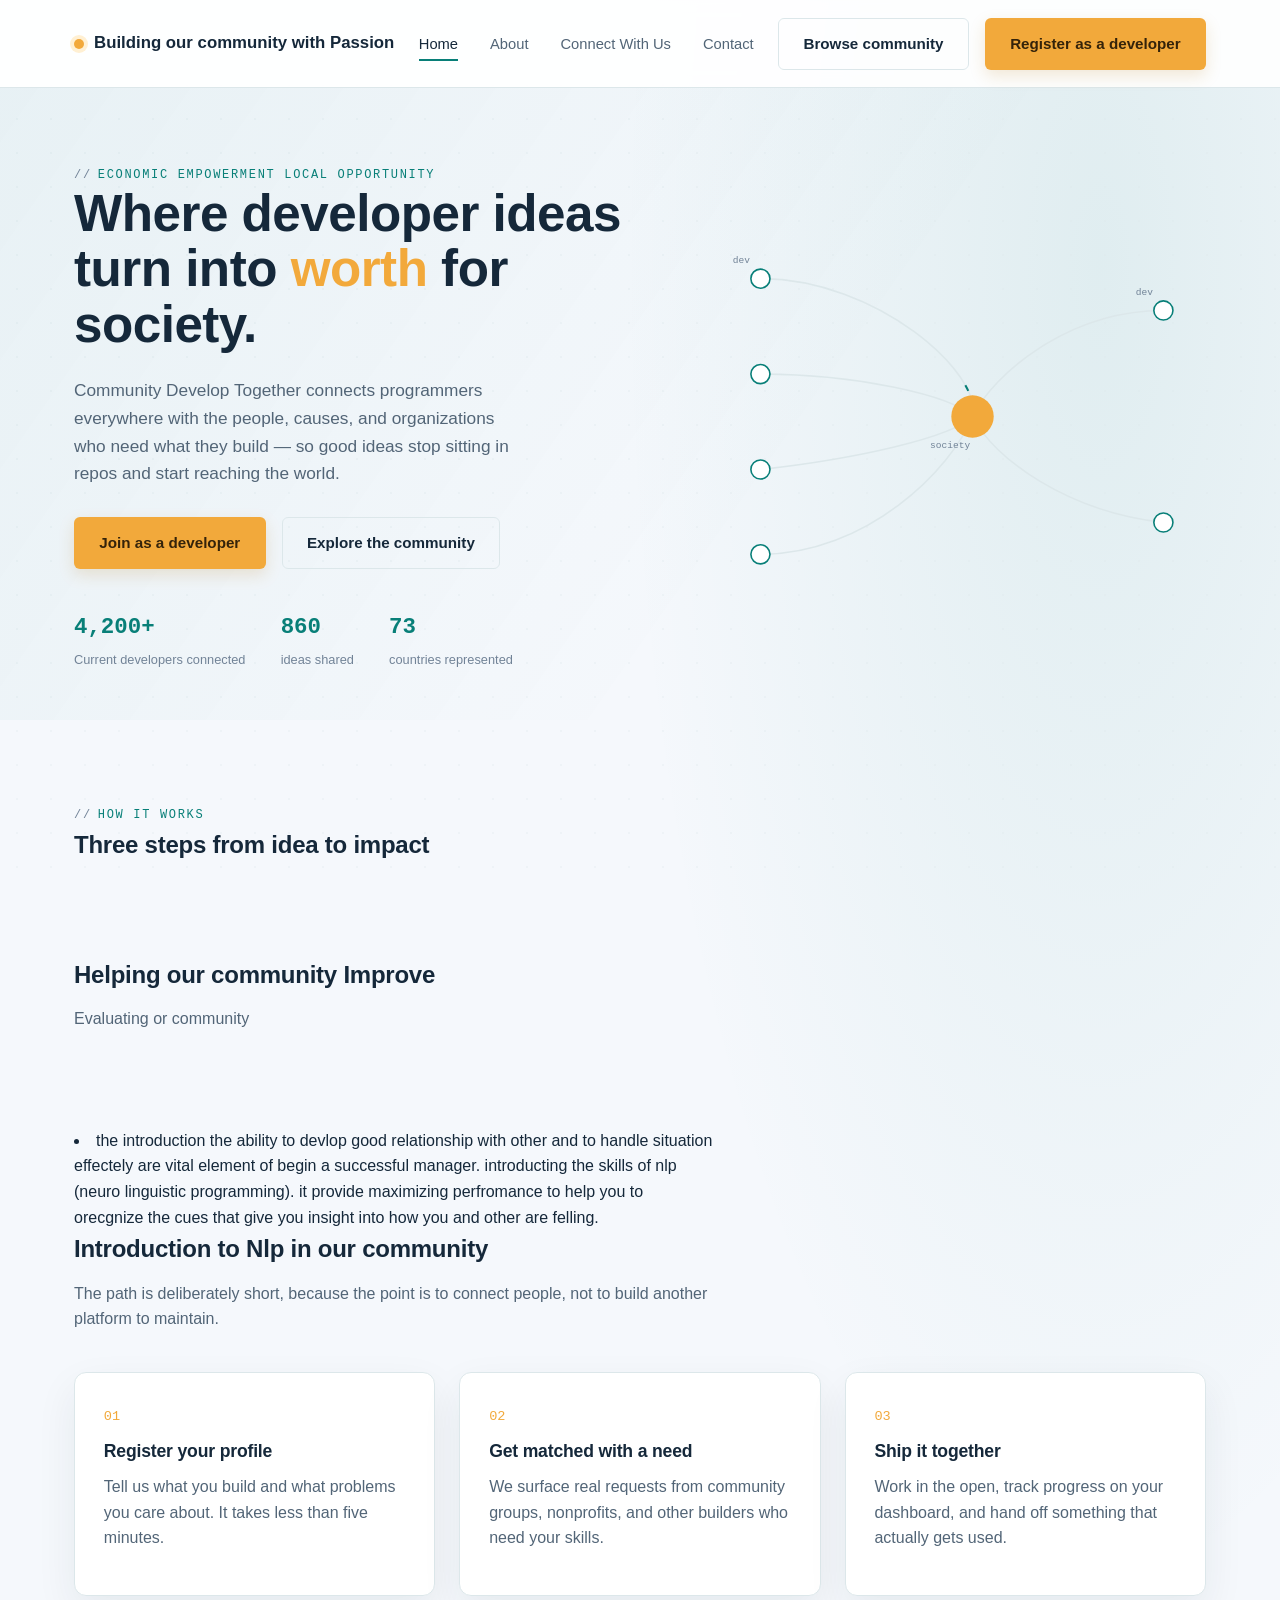
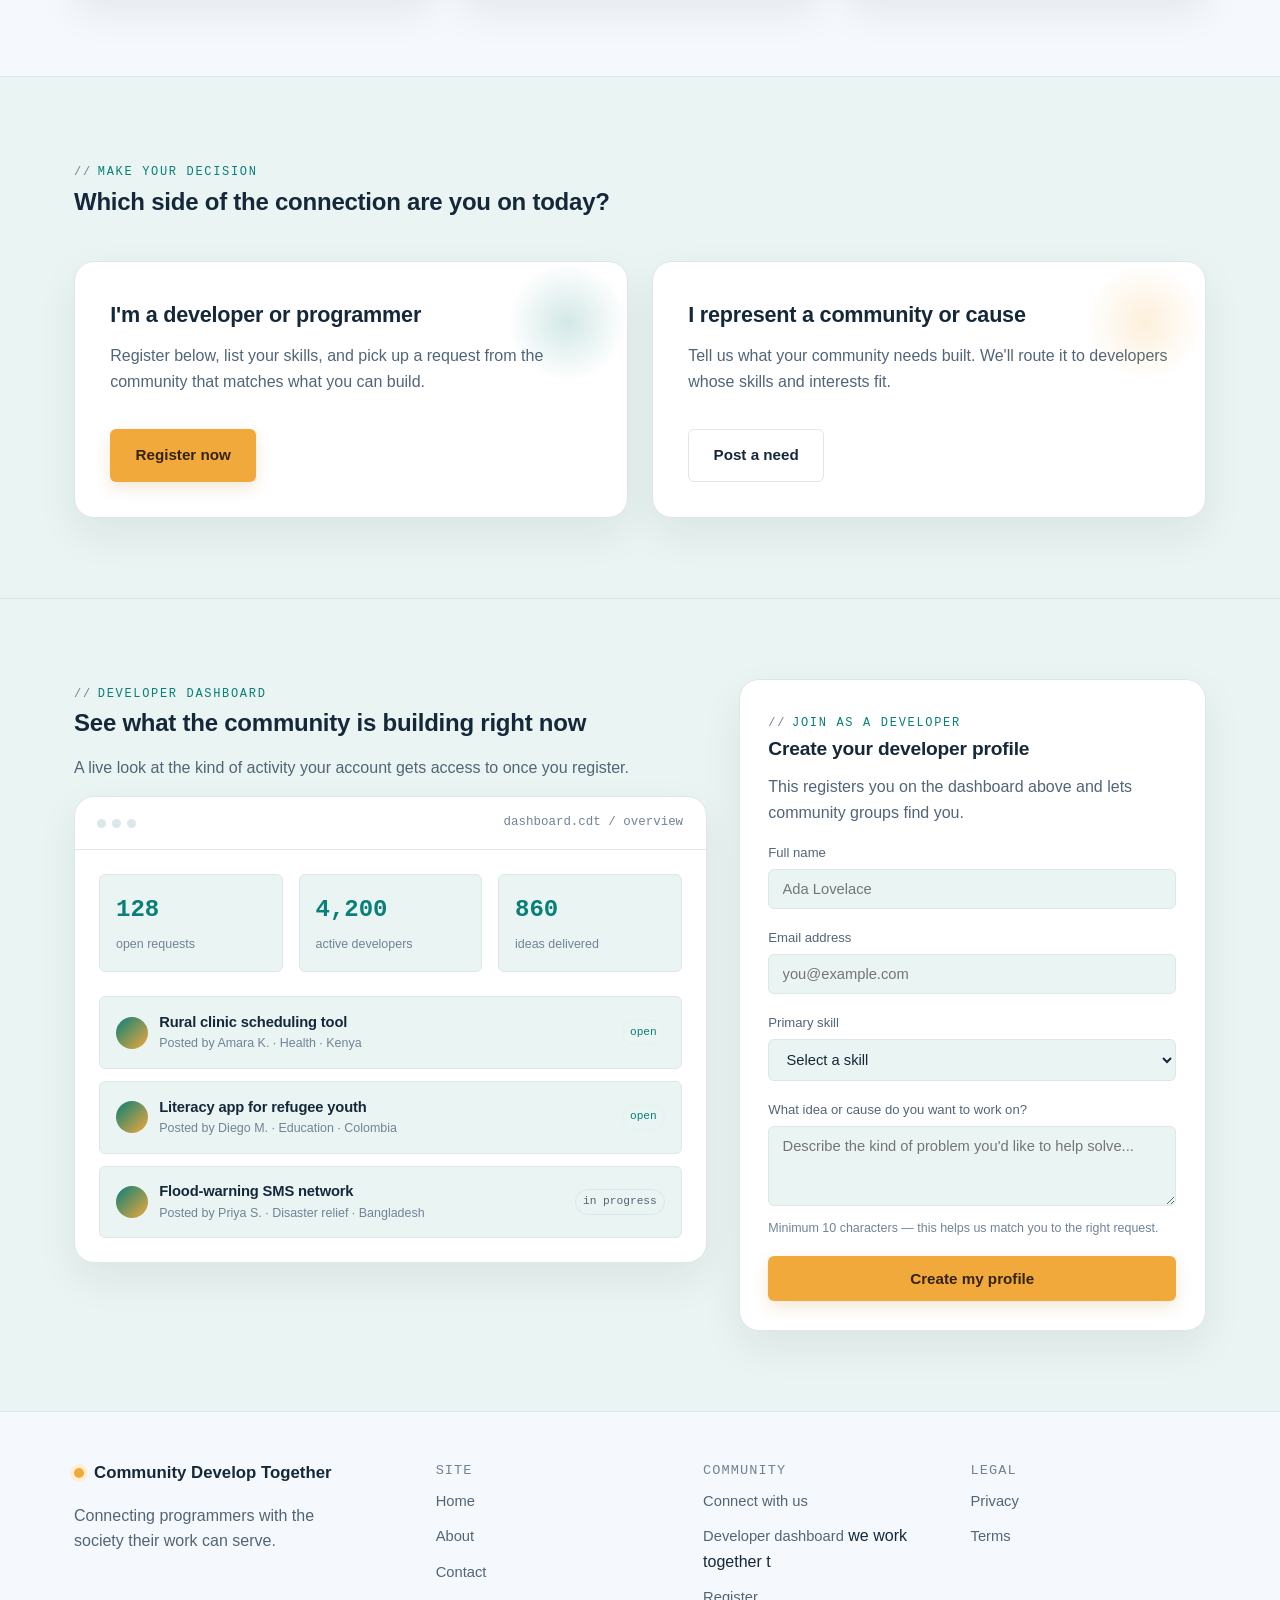
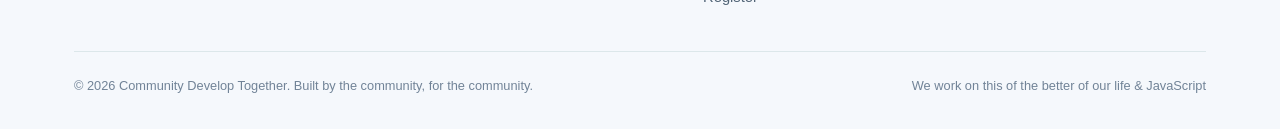
<file: main.html/index.html>
<!DOCTYPE html>
<html lang="en">
<head>
<meta charset="UTF-8">
<meta name="viewport" content="width=device-width, initial-scale=1.0">
<title>Community Develop Together — Connecting Developers Within Society</title>
<meta name="description" content="A global community connecting developers and programmers with the society their ideas can serve.">
<link rel="stylesheet" href="main.css/style.css">
</head>
<body>

<header class="site-header">
  <nav class="nav" aria-label="Main navigation">
    <a href="index.html" class="brand"><span class="dot"></span> Building our community with Passion</a>
    <ul class="nav-links">
      <li><a href="index.html">Home</a></li>
      <li><a href="about.html">About</a></li>
      <li><a href="connect.html">Connect With Us</a></li>
      <li><a href="contact.html">Contact</a></li>
    </ul>
    <div class="nav-cta">
      <a href="connect.html" class="btn btn-ghost">Browse community</a>
      <a href="#dev-hub" class="btn btn-primary">Register as a developer</a>
    </div>
    <button class="nav-toggle" aria-label="Toggle menu" aria-expanded="false">☰</button>
  </nav>
</header>

<main>

  <!-- ============ HERO ============ -->
  <section class="hero">
    <div class="wrap hero-grid">
      <div>
        <span class="eyebrow"> Economic empowerment local opportunity</span>
        <h1>Where developer ideas turn into <span>worth</span> for society.</h1>
        <p class="lead">Community Develop Together connects programmers everywhere with the people, causes, and organizations who need what they build — so good ideas stop sitting in repos and start reaching the world.</p>
        <div class="hero-actions">
          <a href="#dev-hub" class="btn btn-primary">Join as a developer</a>
          <a href="connect.html" class="btn btn-ghost">Explore the community</a>
        </div>
        <div class="hero-stats">
          <div><strong>4,200+</strong><span>Current developers connected</span></div>
          <div><strong>860</strong><span>ideas shared</span></div>
          <div><strong>73</strong><span>countries represented</span></div>
        </div>
      </div>

      <svg class="network" viewBox="0 0 460 380" role="img" aria-label="Diagram of developer nodes connecting to a central community node">
        <path class="link" d="M40,60 C150,60 250,150 240,190"/>
        <path class="link" d="M40,150 C130,150 220,170 240,190"/>
        <path class="link" d="M40,240 C130,230 220,210 240,190"/>
        <path class="link" d="M40,320 C140,320 220,240 240,190"/>
        <path class="link" d="M420,90 C330,90 260,150 240,190"/>
        <path class="link" d="M420,290 C330,280 260,230 240,190"/>

        <path class="pulse" d="M40,60 C150,60 250,150 240,190"/>
        <path class="pulse" d="M40,240 C130,230 220,210 240,190" style="animation-delay:-1s"/>
        <path class="pulse" d="M420,290 C330,280 260,230 240,190" style="animation-delay:-2s"/>

        <circle class="node dev" cx="40" cy="60" r="9"/>
        <circle class="node dev" cx="40" cy="150" r="9"/>
        <circle class="node dev" cx="40" cy="240" r="9"/>
        <circle class="node dev" cx="40" cy="320" r="9"/>
        <circle class="node dev" cx="420" cy="90" r="9"/>
        <circle class="node dev" cx="420" cy="290" r="9"/>
        <circle class="node core" cx="240" cy="190" r="20"/>
        <text class="label" x="200" y="220">society</text>
        <text class="label" x="14" y="45">dev</text>
        <text class="label" x="394" y="75">dev</text>
      </svg>
    </div>
  </section>

  <!-- ============ HOW IT WORKS ============ -->
  <section class="how">
    <div class="wrap">
      <div class="section-head">
        <span class="eyebrow">HOW IT WORKS</span>
        <h2>Three steps from idea to impact</h2>
                
         <section class="my -section">
          <h2> Helping our community Improve</h2>
          <P>Evaluating or community</P>
         </section>
         <li> the introduction 
            the ability to devlop good relationship with other  and to handle situation effectely are vital element  of begin  a successful manager. introducting  the skills of nlp (neuro linguistic programming).
             it provide maximizing perfromance to help you  to orecgnize the  cues  that  give you insight into how you and other  are felling.
                                 <h1>Introduction to Nlp in our  community</h1> 
         </li>
        <p>The path is deliberately short, because the point is to connect people, not to build another platform to maintain.</p>
      </div>
      <div class="steps">
        <div class="step">
          <span class="num">01</span>
          <h3>Register your profile</h3>
          <p>Tell us what you build and what problems you care about. It takes less than five minutes.</p>
        </div>
        <div class="step">
          <span class="num">02</span>
          <h3>Get matched with a need</h3>
          <p>We surface real requests from community groups, nonprofits, and other builders who need your skills.</p>
        </div>
        <div class="step">
          <span class="num">03</span>
          <h3>Ship it together</h3>
          <p>Work in the open, track progress on your dashboard, and hand off something that actually gets used.</p>
        </div>
      </div>
    </div>
  </section>





  <!-- ============ DECISION FORK ============ -->
  <section class="fork">
    <div class="wrap">
      <div class="section-head">
        <span class="eyebrow">MAKE YOUR DECISION</span>
        <h2>Which side of the connection are you on today?</h2>
      </div>
      <div class="fork-grid">
        <div class="fork-card">
          <h3>I'm a developer or programmer</h3>
          <p>Register below, list your skills, and pick up a request from the community that matches what you can build.</p>
          <a href="#dev-hub" class="btn btn-primary">Register now</a>
        </div>
        <div class="fork-card gold">
          <h3>I represent a community or cause</h3>
          <p>Tell us what your community needs built. We'll route it to developers whose skills and interests fit.</p>
          <a href="connect.html" class="btn btn-ghost">Post a need</a>
        </div>
      </div>
    </div>
  </section>

  <!-- ============ DEVELOPER DASHBOARD + REGISTRATION ============ -->
  <section class="dev-hub" id="dev-hub">
    <div class="wrap dev-hub-grid">

      <div>
        <span class="eyebrow">DEVELOPER DASHBOARD</span>
        <h2>See what the community is building right now</h2>
        <p>A live look at the kind of activity your account gets access to once you register.</p>

        <div class="dashboard">
          <div class="dashboard-bar">
            <div class="dots"><span></span><span></span><span></span></div>
            <span class="title">dashboard.cdt / overview</span>
          </div>
          <div class="dashboard-body">
            <div class="metric-row">
              <div class="metric"><strong data-count="128">0</strong><span>open requests</span></div>
              <div class="metric"><strong data-count="4200">0</strong><span>active developers</span></div>
              <div class="metric"><strong data-count="860">0</strong><span>ideas delivered</span></div>
            </div>
            <div class="project-list">
              <div class="project-row">
                <div class="who"><div class="avatar"></div>
                  <div><h4>Rural clinic scheduling tool</h4><p>Posted by Amara K. · Health · Kenya</p></div>
                </div>
                <span class="tag open">open</span>
              </div>
              <div class="project-row">
                <div class="who"><div class="avatar"></div>
                  <div><h4>Literacy app for refugee youth</h4><p>Posted by Diego M. · Education · Colombia</p></div>
                </div>
                <span class="tag open">open</span>
              </div>
              <div class="project-row">
                <div class="who"><div class="avatar"></div>
                  <div><h4>Flood-warning SMS network</h4><p>Posted by Priya S. · Disaster relief · Bangladesh</p></div>
                </div>
                <span class="tag">in progress</span>
              </div>
            </div>
          </div>
        </div>
      </div>

      <div class="reg-card">
        <span class="eyebrow">JOIN AS A DEVELOPER</span>
        <h3>Create your developer profile</h3>
        <p>This registers you on the dashboard above and lets community groups find you.</p>
        <form id="registration-form" novalidate>
          <div class="form-row">
            <label for="reg-name">Full name</label>
            <input type="text" id="reg-name" name="reg-name" placeholder="Ada Lovelace" required>
          </div>
          <div class="form-row">
            <label for="reg-email">Email address</label>
            <input type="email" id="reg-email" name="reg-email" placeholder="you@example.com" required>
          </div>
          <div class="form-row">
            <label for="reg-skill">Primary skill</label>
            <select id="reg-skill" name="reg-skill" required>
              <option value="" disabled selected>Select a skill</option>
              <option>Frontend development</option>
              <option>Backend development</option>
              <option>Mobile development</option>
              <option>Data / ML</option>
              <option>Design & UX</option>
              <option>DevOps / infrastructure</option>
            </select>
          </div>
          <div class="form-row">
            <label for="reg-idea">What idea or cause do you want to work on?</label>
            <textarea id="reg-idea" name="reg-idea" placeholder="Describe the kind of problem you'd like to help solve..."></textarea>
            <p class="form-hint">Minimum 10 characters — this helps us match you to the right request.</p>
          </div>
          <button type="submit" class="btn btn-primary btn-block">Create my profile</button>
          <p id="registration-note" class="form-note"></p>
        </form>
      </div>

    </div>
  </section>

</main>

<footer class="site-footer">
  <div class="wrap">
    <div class="footer-grid">
      <div>
        <a href="index.html" class="brand"><span class="dot"></span> Community Develop Together</a>
        <p style="margin-top:1rem; max-width:32ch;">Connecting programmers with the society their work can serve.</p>
      </div>
      <div>
        <h4>Site</h4>
        <ul>
          <li><a href="index.html">Home</a></li>
          <li><a href="about.html">About</a></li>
          <li><a href="contact.html">Contact</a></li>
        </ul>
      </div>
      <div>
        <h4>Community</h4>
        <ul>
          <li><a href="connect.html">Connect with us</a></li>
          <li><a href="index.html#dev-hub">Developer dashboard</a> <span>we  work together </span>  t</li>
          <li><a href="index.html#dev-hub">Register</a></li>
        </ul>
      </div>
      <div>
        <h4>Legal</h4>
        <ul>
          <li><a href="legal/privacy.html">Privacy</a></li>
          <li><a href="legal/terms.html">Terms</a></li>
        </ul>
      </div>

    </div>
    <div class="footer-bottom">
      <span>© 2026 Community Develop Together. Built by the community, for the community.</span>
      <span>We work  on this of the better of our life  &amp; JavaScript</span>
    </div>
  </div>
</footer>

<script src="js/script.js"></script>
</body>
</html>
</file>
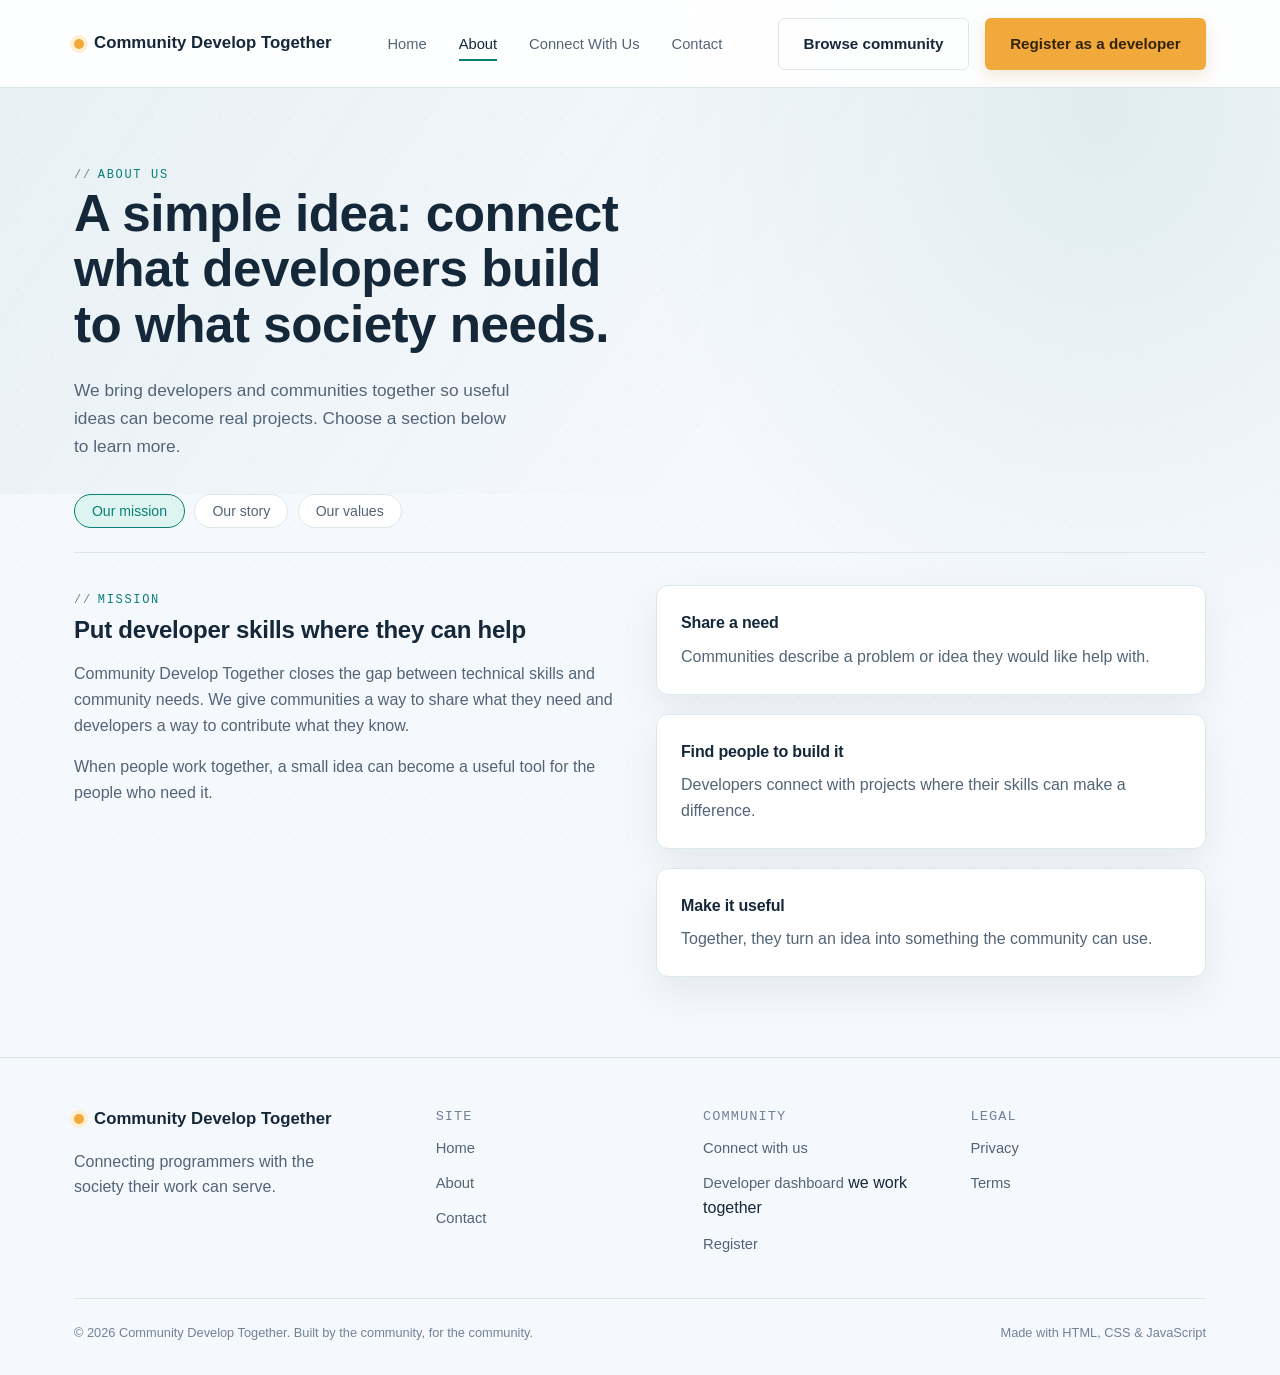
<file: main.html/about.html>
<!DOCTYPE html>
<html lang="en">
<head>
<meta charset="UTF-8">
<meta name="viewport" content="width=device-width, initial-scale=1.0">
<title>About — Community Develop Together</title>
<meta name="description" content="Learn about the mission, story, and values behind Community Develop Together.">
<link rel="stylesheet" href="main.css/style.css">
</head>
<body>

<header class="site-header">
  <nav class="nav" aria-label="Main navigation">
    <a href="index.html" class="brand"><span class="dot"></span> Community Develop Together</a>
    <ul class="nav-links">
      <li><a href="index.html">Home</a></li>
      <li><a href="about.html" class="active" aria-current="page">About</a></li>
      <li><a href="connect.html">Connect With Us</a></li>
      <li><a href="contact.html">Contact</a></li>
    </ul>
    <div class="nav-cta">
      <a href="connect.html" class="btn btn-ghost">Browse community</a>
      <a href="index.html#dev-hub" class="btn btn-primary">Register as a developer</a>
    </div>
    <button class="nav-toggle" aria-label="Toggle menu" aria-expanded="false">☰</button>
  </nav>
</header>

<main>
  <section class="hero" style="padding-bottom:1rem;">
    <div class="wrap">
      <span class="eyebrow">ABOUT US</span>
      <h1 style="max-width:20ch;">A simple idea: connect what developers build to what society needs.</h1>
      <p class="lead">We bring developers and communities together so useful ideas can become real projects. Choose a section below to learn more.</p>
    </div>
  </section>

  <section style="padding-top:0;">
    <div class="wrap">
      <div class="idea-menu" role="tablist" aria-label="About sections">
        <button id="tab-mission" class="active" type="button" role="tab" aria-selected="true" aria-controls="panel-mission" data-target="panel-mission">Our mission</button>
        <button id="tab-story" type="button" role="tab" aria-selected="false" aria-controls="panel-story" data-target="panel-story">Our story</button>
        <button id="tab-values" type="button" role="tab" aria-selected="false" aria-controls="panel-values" data-target="panel-values">Our values</button>
      </div>

      <div class="idea-panel active" id="panel-mission" role="tabpanel" aria-labelledby="tab-mission" aria-hidden="false">
        <div class="grid2">
          <div>
            <span class="eyebrow">MISSION</span>
            <h2>Put developer skills where they can help</h2>
            <p>Community Develop Together closes the gap between technical skills and community needs. We give communities a way to share what they need and developers a way to contribute what they know.</p>
            <p>When people work together, a small idea can become a useful tool for the people who need it.</p>
          </div>
          <div class="value-grid" style="grid-template-columns:1fr;">
            <div class="value-card">
              <h3 style="font-size:1rem;">Share a need</h3>
              <p style="margin:0;">Communities describe a problem or idea they would like help with.</p>
            </div>
            <div class="value-card">
              <h3 style="font-size:1rem;">Find people to build it</h3>
              <p style="margin:0;">Developers connect with projects where their skills can make a difference.</p>
            </div>
            <div class="value-card">
              <h3 style="font-size:1rem;">Make it useful</h3>
              <p style="margin:0;">Together, they turn an idea into something the community can use.</p>
            </div>
          </div>
        </div>
      </div>

      <div class="idea-panel" id="panel-story" role="tabpanel" aria-labelledby="tab-story" aria-hidden="true">
        <div class="grid2">
          <div>
            <span class="eyebrow">OUR STORY</span>
            <h2>Good ideas should find the right people</h2>
            <p>Community Develop Together grew from a simple observation: communities often have problems that technology could help solve, while developers are looking for meaningful ways to use their skills.</p>
            <p>We created this space to help those people find each other and start working together.</p>
          </div>
          <div class="value-card">
            <h3 style="font-size:1rem;">A community effort</h3>
            <p style="margin:0;">Every connection starts with listening, sharing knowledge, and building something useful together.</p>
          </div>
        </div>
      </div>

      <div class="idea-panel" id="panel-values" role="tabpanel" aria-labelledby="tab-values" aria-hidden="true">
        <span class="eyebrow">OUR VALUES</span>
        <h2 style="margin-bottom:1.5rem;">What guides our work</h2>
        <div class="value-grid">
          <div class="value-card">
            <h3>People first</h3>
            <p>Start with the needs of the people who will use what we build.</p>
          </div>
          <div class="value-card">
            <h3>Work together</h3>
            <p>Make room for different skills, experiences, and perspectives.</p>
          </div>
          <div class="value-card">
            <h3>Keep it clear</h3>
            <p>Focus on practical ideas and simple ways to get involved.</p>
          </div>
        </div>
      </div>
    </div>
  </section>
</main>

<footer class="site-footer">
  <div class="wrap">
    <div class="footer-grid">
      <div>
        <a href="index.html" class="brand"><span class="dot"></span> Community Develop Together</a>
        <p style="margin-top:1rem; max-width:32ch;">Connecting programmers with the society their work can serve.</p>
      </div>
      <div>
        <h4>Site</h4>
        <ul>
          <li><a href="index.html">Home</a></li>
          <li><a href="about.html">About</a></li>
          <li><a href="contact.html">Contact</a></li>
        </ul>
      </div>
      <div>
        <h4>Community</h4>
        <ul>
          <li><a href="connect.html">Connect with us</a></li>
          <li><a href="index.html#dev-hub">Developer dashboard</a> <span>we  work together </span></li>
          <li><a href="index.html#dev-hub">Register</a></li>
        </ul>
      </div>
      <div>
        <h4>Legal</h4>
        <ul>
          <li><a href="legal/privacy.html">Privacy</a></li>
          <li><a href="legal/terms.html">Terms</a></li>
        </ul>

        
      </div>
    </div>
    <div class="footer-bottom">
      <span>© 2026 Community Develop Together. Built by the community, for the community.</span>
      <span>Made with HTML, CSS &amp; JavaScript</span>
    </div>
  </div>
</footer>

<script src="js/script.js"></script>
</body>
</html>
</file>
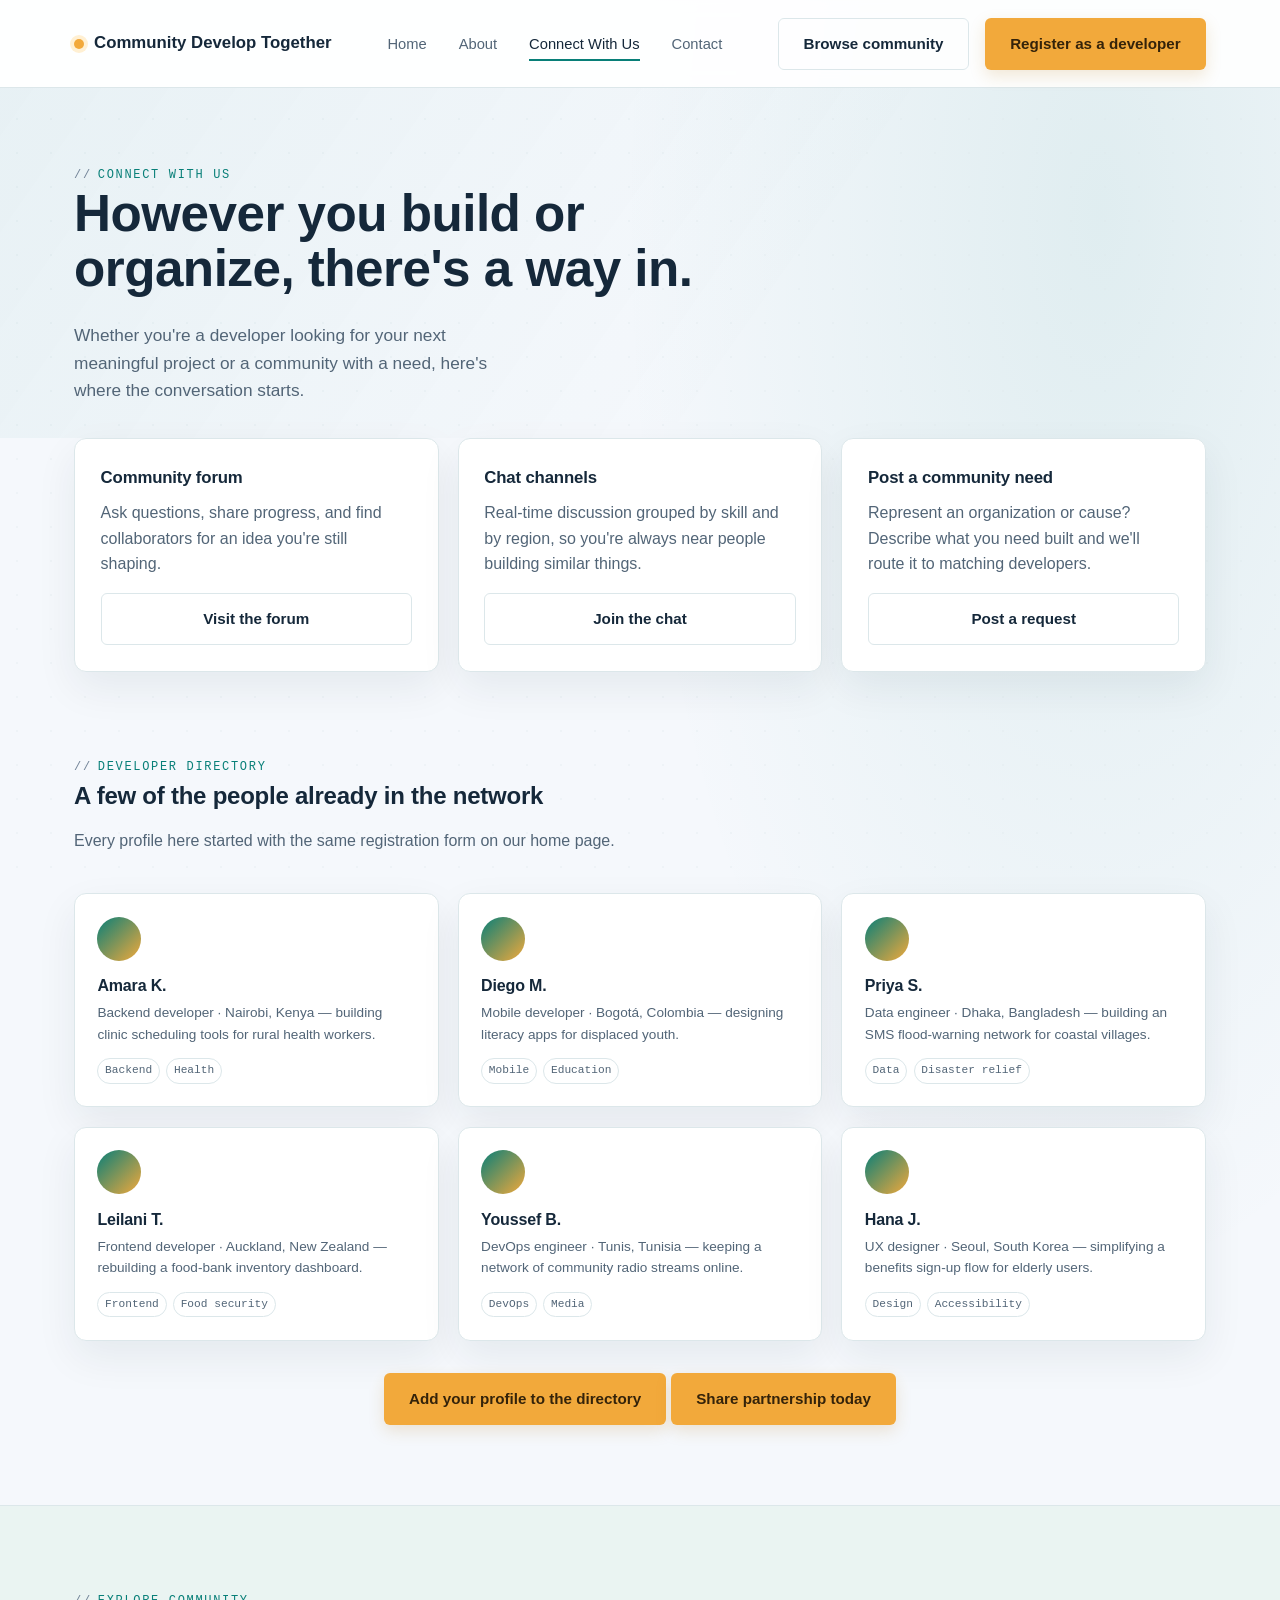
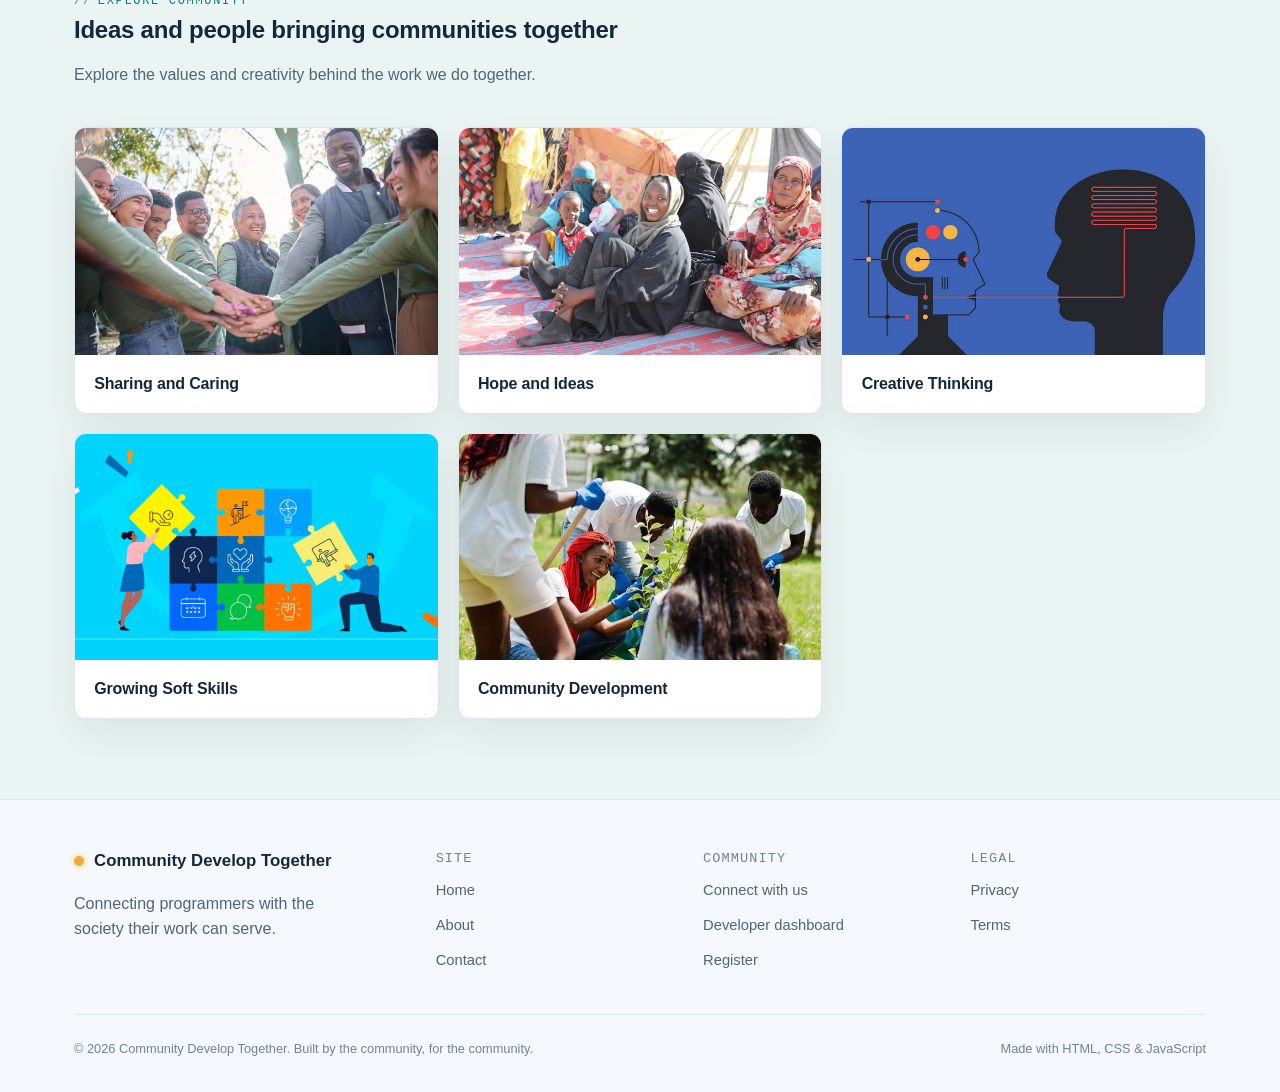
<file: main.html/connect.html>
<!DOCTYPE html>
<html lang="en">
<head>
<meta charset="UTF-8">
<meta name="viewport" content="width=device-width, initial-scale=1.0">
<title>We Build Community Develop Together</title>
<meta name="description" content="Ways to connect with the Community Develop Together network of developers and community organizers.">
<link rel="stylesheet" href="main.css/style.css">
</head>
<body>

<header class="site-header">
  <nav class="nav">
    <a href="index.html" class="brand"><span class="dot"></span> Community Develop Together</a>
    <ul class="nav-links">
      <li><a href="index.html">Home</a></li>
      <li><a href="about.html">About</a></li>
      <li><a href="connect.html">Connect With Us</a></li>
      <li><a href="contact.html">Contact</a></li>
    </ul>
    <div class="nav-cta">
      <a href="connect.html" class="btn btn-ghost">Browse community</a>
      <a href="index.html#dev-hub" class="btn btn-primary">Register as a developer</a>
    </div>
    <button class="nav-toggle" aria-label="Toggle menu" aria-expanded="false">☰</button>
  </nav>
</header>

<main>

  <section class="hero" style="padding-bottom:1rem;">
    <div class="wrap">
      <span class="eyebrow">CONNECT WITH US</span>
      <h1 style="max-width:22ch;">However you build or organize, there's a way in.</h1>
      <p class="lead">Whether you're a developer looking for your next meaningful project or a community with a need, here's where the conversation starts.</p>
    </div>
  </section>

  <section style="padding-top:0;">
    <div class="wrap">
      <div class="channel-grid">
        <div class="channel-card">
          <h3>Community forum</h3>
          <p>Ask questions, share progress, and find collaborators for an idea you're still shaping.</p>
          <a href="contact.html" class="btn btn-ghost btn-block">Visit the forum</a>
        </div>
        <div class="channel-card">
          <h3>Chat channels</h3>
          <p>Real-time discussion grouped by skill and by region, so you're always near people building similar things.</p>
          <a href="contact.html" class="btn btn-ghost btn-block">Join the chat</a>
        </div>
        <div class="channel-card">
          <h3>Post a community need</h3>
          <p>Represent an organization or cause? Describe what you need built and we'll route it to matching developers.</p>
          <a href="contact.html" class="btn btn-ghost btn-block">Post a request</a>
        </div>
      </div>
    </div>
  </section>

  <section style="padding-top:0;">
    <div class="wrap">
      <div class="section-head">
        <span class="eyebrow">DEVELOPER DIRECTORY</span>
        <h2>A few of the people already in the network</h2>
        <p>Every profile here started with the same registration form on our home page.</p>
      </div>
      <div class="directory">
        <div class="dev-card">
          <div class="avatar"></div>
          <h4>Amara K.</h4>
          <p>Backend developer · Nairobi, Kenya — building clinic scheduling tools for rural health workers.</p>
          <div class="tags"><span class="tag">Backend</span><span class="tag">Health</span></div>
        </div>
        <div class="dev-card">
          <div class="avatar"></div>
          <h4>Diego M.</h4>
          <p>Mobile developer · Bogotá, Colombia — designing literacy apps for displaced youth.</p>
          <div class="tags"><span class="tag">Mobile</span><span class="tag">Education</span></div>
        </div>
        <div class="dev-card">
          <div class="avatar"></div>
          <h4>Priya S.</h4>
          <p>Data engineer · Dhaka, Bangladesh — building an SMS flood-warning network for coastal villages.</p>
          <div class="tags"><span class="tag">Data</span><span class="tag">Disaster relief</span></div>
        </div>
        <div class="dev-card">
          <div class="avatar"></div>
          <h4>Leilani T.</h4>
          <p>Frontend developer · Auckland, New Zealand — rebuilding a food-bank inventory dashboard.</p>
          <div class="tags"><span class="tag">Frontend</span><span class="tag">Food security</span></div>
        </div>
        <div class="dev-card">
          <div class="avatar"></div>
          <h4>Youssef B.</h4>
          <p>DevOps engineer · Tunis, Tunisia — keeping a network of community radio streams online.</p>
          <div class="tags"><span class="tag">DevOps</span><span class="tag">Media</span></div>
        </div>
        <div class="dev-card">
          <div class="avatar"></div>
          <h4>Hana J.</h4>
          <p>UX designer · Seoul, South Korea — simplifying a benefits sign-up flow for elderly users.</p>
          <div class="tags"><span class="tag">Design</span><span class="tag">Accessibility</span></div>
        </div>
      </div>
      <div style="text-align:center; margin-top:2rem;">
        <a href="index.html#dev-hub" class="btn btn-primary">Add your profile to the directory</a>
         <a href="index.html#dev-hub" class="btn btn-primary">Share partnership  today </a>
      </div>
    </div>
  </section>

  <section class="community-gallery">
    <div class="wrap">
      <div class="section-head">
        <span class="eyebrow">EXPLORE COMMUNITY</span>
        <h2>Ideas and people bringing communities together</h2>
        <p>Explore the values and creativity behind the work we do together.</p>
      </div>
      <div class="community-gallery-grid">
        <figure class="community-gallery-card">
          <img src="imag/share%20and%20caring.jpg" alt="People sharing and caring for one another" loading="lazy">
          <figcaption><h3>Sharing and Caring</h3></figcaption>
        </figure>
        <figure class="community-gallery-card">
          <img src="imag/hope%20and%20thought%20%20bring%20us%20alive.png" alt="Hope and thoughtful ideas bringing people to life" loading="lazy">
          <figcaption><h3>Hope and Ideas</h3></figcaption>
        </figure>
        <figure class="community-gallery-card">
          <img src="imag/Generative%20%20brain.jpg" alt="A creative, generative brain" loading="lazy">
          <figcaption><h3>Creative Thinking</h3></figcaption>
        </figure>
        <figure class="community-gallery-card">
          <img src="imag/developing%20soft%20skill.png" alt="Developing communication and collaboration skills" loading="lazy">
          <figcaption><h3>Growing Soft Skills</h3></figcaption>
        </figure>
        <figure class="community-gallery-card">
          <img src="imag/community%20development.jpg" alt="Community members working together" loading="lazy">
          <figcaption><h3>Community Development</h3></figcaption>
        </figure>
      </div>
    </div>
  </section>

</main>

<footer class="site-footer">
  <div class="wrap">
    <div class="footer-grid">
      <div>
        <a href="index.html" class="brand"><span class="dot"></span> Community Develop Together</a>
        <p style="margin-top:1rem; max-width:32ch;">Connecting programmers with the society their work can serve.</p>
      </div>
      <div>
        <h4>Site</h4>
        <ul>
          <li><a href="index.html">Home</a></li>
          <li><a href="about.html">About</a></li>
          <li><a href="contact.html">Contact</a></li>
        </ul>
      </div>
      <div>
        <h4>Community</h4>
        <ul>
          <li><a href="connect.html">Connect with us</a></li>
          <li><a href="index.html#dev-hub">Developer dashboard</a></li>
          <li><a href="index.html#dev-hub">Register</a></li>
        </ul>
      </div>
      <div>
        <h4>Legal</h4>
        <ul>
          <li><a href="legal/privacy.html">Privacy</a></li>
          <li><a href="legal/terms.html">Terms</a></li>
        </ul>
      </div>
    </div>
    <div class="footer-bottom">
      <span>© 2026 Community Develop Together. Built by the community, for the community.</span>
      <span>Made with HTML, CSS &amp; JavaScript</span>
    </div>
  </div>
</footer>

<script src="js/script.js"></script>
</body>
</html>
</file>
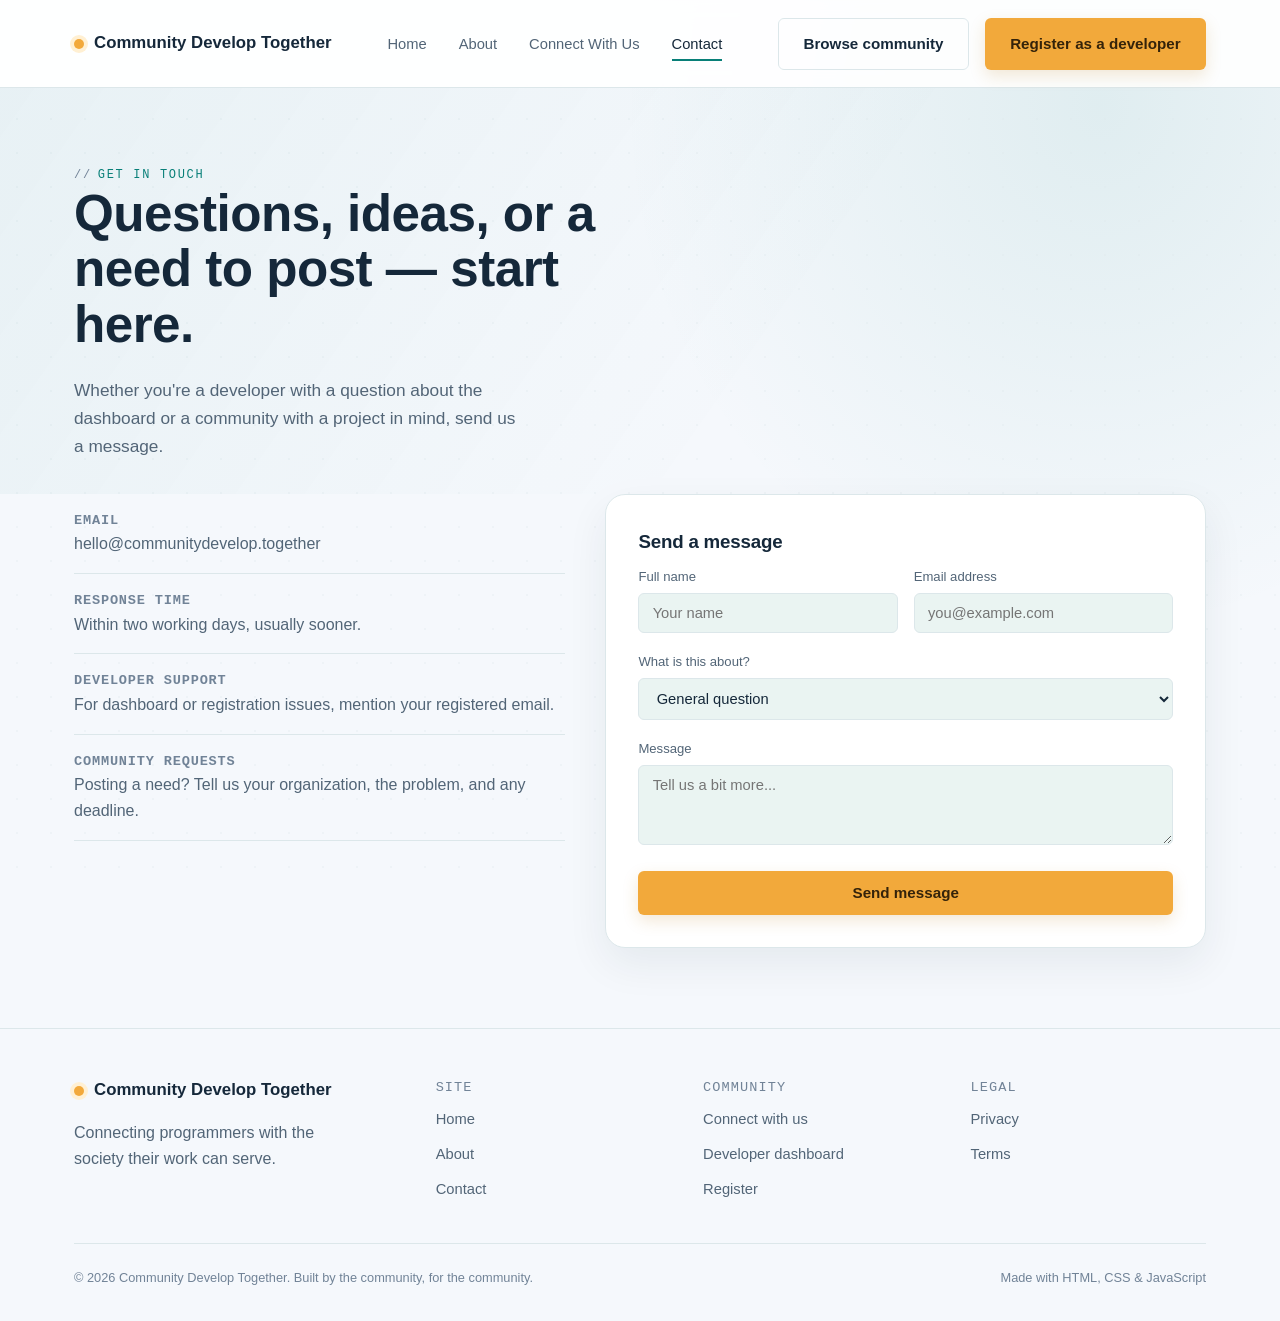
<file: main.html/contact.html>
<!DOCTYPE html>
<html lang="en">
<head>
<meta charset="UTF-8">
<meta name="viewport" content="width=device-width, initial-scale=1.0">
<title>Contact — Community Develop Together</title>
<meta name="description" content="Get in touch with the Community Develop Together team.">
<link rel="stylesheet" href="main.css/style.css">
</head>
<body>

<header class="site-header">
  <nav class="nav">
    <a href="index.html" class="brand"><span class="dot"></span> Community Develop Together</a>
    <ul class="nav-links">
      <li><a href="index.html">Home</a></li>
      <li><a href="about.html">About</a></li>
      <li><a href="connect.html">Connect With Us</a></li>
      <li><a href="contact.html">Contact</a></li>
    </ul>
    <div class="nav-cta">
      <a href="connect.html" class="btn btn-ghost">Browse community</a>
      <a href="index.html#dev-hub" class="btn btn-primary">Register as a developer</a>
    </div>
    <button class="nav-toggle" aria-label="Toggle menu" aria-expanded="false">☰</button>
  </nav>
</header>

<main>

  <section class="hero" style="padding-bottom:1rem;">
    <div class="wrap">
      <span class="eyebrow">GET IN TOUCH</span>
      <h1 style="max-width:20ch;">Questions, ideas, or a need to post — start here.</h1>
      <p class="lead">Whether you're a developer with a question about the dashboard or a community with a project in mind, send us a message.</p>
    </div>
  </section>

  <section style="padding-top:0;">
    <div class="wrap contact-grid">

      <div class="contact-info">
        <div class="item">
          <div>
            <strong>Email</strong>
            <p style="margin:0;">hello@communitydevelop.together</p>
          </div>
        </div>
        <div class="item">
          <div>
            <strong>Response time</strong>
            <p style="margin:0;">Within two working days, usually sooner.</p>
          </div>
        </div>
        <div class="item">
          <div>
            <strong>Developer support</strong>
            <p style="margin:0;">For dashboard or registration issues, mention your registered email.</p>
          </div>
        </div>
        <div class="item">
          <div>
            <strong>Community requests</strong>
            <p style="margin:0;">Posting a need? Tell us your organization, the problem, and any deadline.</p>
          </div>
        </div>
      </div>

      <div class="contact-form">
        <h3>Send a message</h3>
        <form id="contact-form" novalidate>
          <div class="form-grid2">
            <div class="form-row">
              <label for="c-name">Full name</label>
              <input type="text" id="c-name" name="c-name" placeholder="Your name" required>
            </div>
            <div class="form-row">
              <label for="c-email">Email address</label>
              <input type="email" id="c-email" name="c-email" placeholder="you@example.com" required>
            </div>
          </div>
          <div class="form-row">
            <label for="c-topic">What is this about?</label>
            <select id="c-topic" name="c-topic">
              <option>General question</option>
              <option>Developer / dashboard support</option>
              <option>Posting a community need</option>
              <option>Partnership</option>
            </select>
          </div>
          <div class="form-row">
            <label for="c-message">Message</label>
            <textarea id="c-message" name="c-message" placeholder="Tell us a bit more..."></textarea>
          </div>
          <button type="submit" class="btn btn-primary btn-block">Send message</button>
          <p id="contact-note" class="form-note"></p>
        </form>
      </div>

    </div>
  </section>

</main>

<footer class="site-footer">
  <div class="wrap">
    <div class="footer-grid">
      <div>
        <a href="index.html" class="brand"><span class="dot"></span> Community Develop Together</a>
        <p style="margin-top:1rem; max-width:32ch;">Connecting programmers with the society their work can serve.</p>
      </div>
      <div>
        <h4>Site</h4>
        <ul>
          <li><a href="index.html">Home</a></li>
          <li><a href="about.html">About</a></li>
          <li><a href="contact.html">Contact</a></li>
        </ul>
      </div>
      <div>
        <h4>Community</h4>
        <ul>
          <li><a href="connect.html">Connect with us</a></li>
          <li><a href="index.html#dev-hub">Developer dashboard</a></li>
          <li><a href="index.html#dev-hub">Register</a></li>
        </ul>
      </div>
      <div>
        <h4>Legal</h4>
        <ul>
          <li><a href="legal/privacy.html">Privacy</a></li>
          <li><a href="legal/terms.html">Terms</a></li>
        </ul>
      </div>
    </div>
    <div class="footer-bottom">
      <span>© 2026 Community Develop Together. Built by the community, for the community.</span>
      <span>Made with HTML, CSS &amp; JavaScript</span>
    </div>
  </div>
</footer>

<script src="js/script.js"></script>
</body>
</html>
</file>
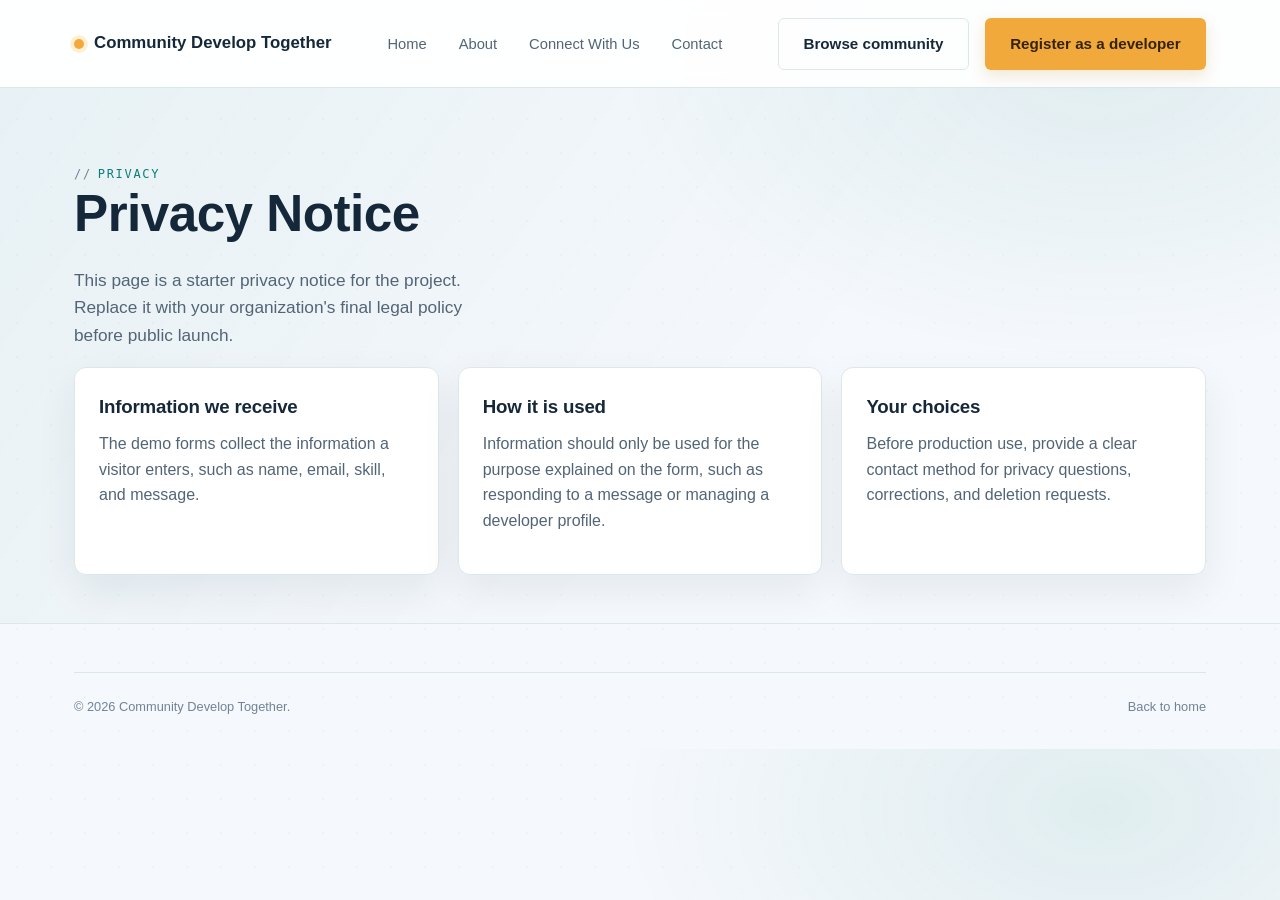
<file: main.html/legal/privacy.html>
<!DOCTYPE html>
<html lang="en">
<head>
  <meta charset="UTF-8">
  <meta name="viewport" content="width=device-width, initial-scale=1.0">
  <title>Privacy — Community Develop Together</title>
  <link rel="stylesheet" href="../main.css/style.css">
</head>
<body>
<header class="site-header">
  <nav class="nav">
    <a href="../index.html" class="brand"><span class="dot"></span> Community Develop Together</a>
    <ul class="nav-links">
      <li><a href="../index.html">Home</a></li>
      <li><a href="../about.html">About</a></li>
      <li><a href="../connect.html">Connect With Us</a></li>
      <li><a href="../contact.html">Contact</a></li>
    </ul>
    <div class="nav-cta">
      <a href="../connect.html" class="btn btn-ghost">Browse community</a>
      <a href="../index.html#dev-hub" class="btn btn-primary">Register as a developer</a>
    </div>
    <button class="nav-toggle" aria-label="Toggle menu" aria-expanded="false">☰</button>
  </nav>
</header>

<main>
  <section class="hero">
    <div class="wrap">
      <span class="eyebrow">PRIVACY</span>
      <h1>Privacy Notice</h1>
      
      <p class="lead">This page is a starter privacy notice for the project. Replace it with your organization's final legal policy before public launch.</p>
      <div class="value-grid">
        <div class="value-card"><h3>Information we receive</h3><p>The demo forms collect the information a visitor enters, such as name, email, skill, and message.</p></div>
        <div class="value-card"><h3>How it is used</h3><p>Information should only be used for the purpose explained on the form, such as responding to a message or managing a developer profile.</p></div>
        <div class="value-card"><h3>Your choices</h3><p>Before production use, provide a clear contact method for privacy questions, corrections, and deletion requests.</p></div>
      </div>

    </div>
  </section>
</main>

<footer class="site-footer">
  <div class="wrap">
    <div class="footer-bottom">
      <span>© 2026 Community Develop Together.</span>
      <span><a href="../index.html">Back to home</a></span>
    </div>
  </div>
</footer>
<script src="../js/script.js"></script>
</body>
</html>
</file>
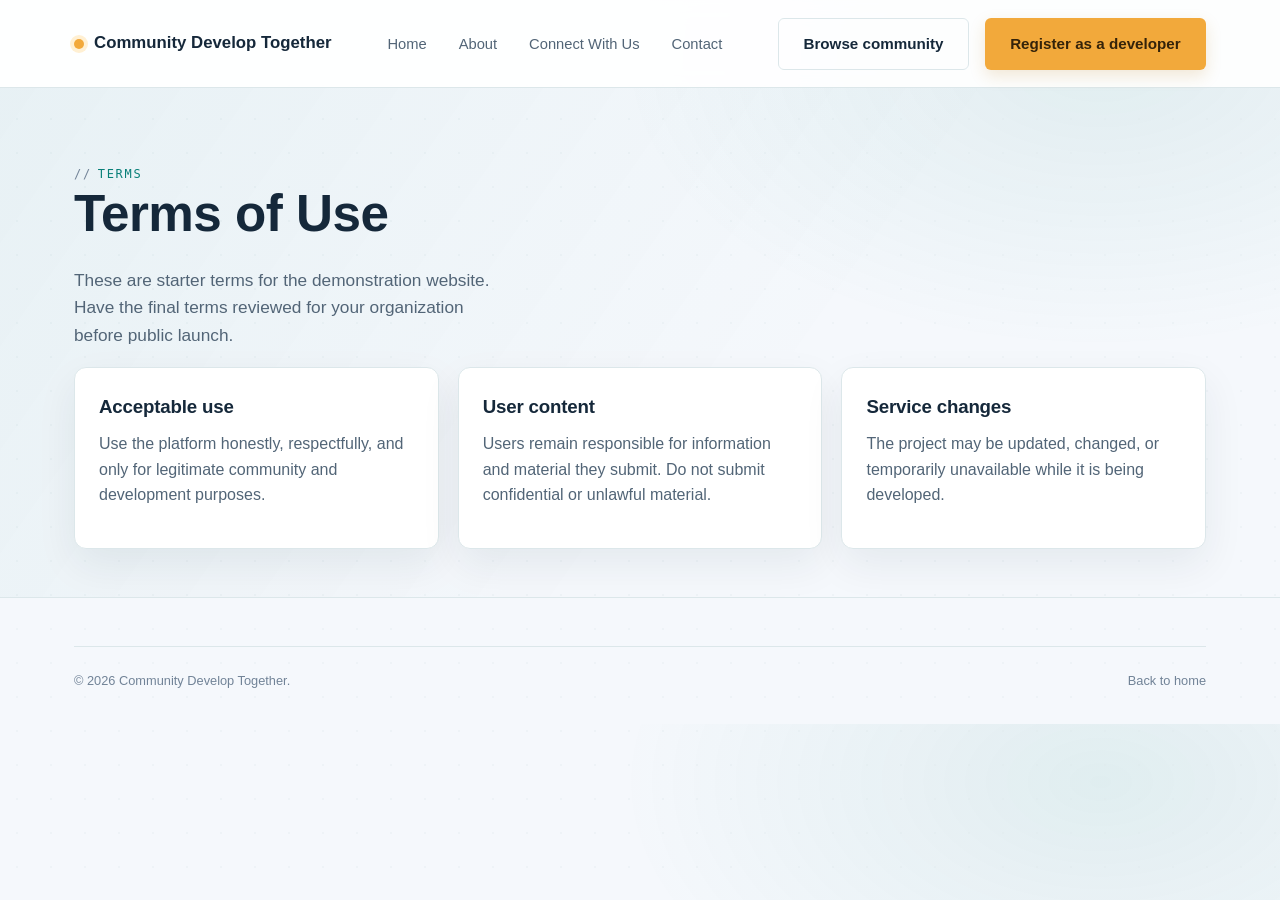
<file: main.html/legal/terms.html>
<!DOCTYPE html>
<html lang="en">
<head>
  <meta charset="UTF-8">
  <meta name="viewport" content="width=device-width, initial-scale=1.0">
  <title>Terms — Community Develop Together</title>
  <link rel="stylesheet" href="../main.css/style.css">
</head>
<body>
<header class="site-header">
  <nav class="nav">
    <a href="../index.html" class="brand"><span class="dot"></span> Community Develop Together</a>
    <ul class="nav-links">
      <li><a href="../index.html">Home</a></li>
      <li><a href="../about.html">About</a></li>
      <li><a href="../connect.html">Connect With Us</a></li>
      <li><a href="../contact.html">Contact</a></li>
    </ul>
    <div class="nav-cta">
      <a href="../connect.html" class="btn btn-ghost">Browse community</a>
      <a href="../index.html#dev-hub" class="btn btn-primary">Register as a developer</a>
    </div>
    <button class="nav-toggle" aria-label="Toggle menu" aria-expanded="false">☰</button>
  </nav>
</header>

<main>
  <section class="hero">
    <div class="wrap">
      <span class="eyebrow">TERMS</span>
      <h1>Terms of Use</h1>
      
      <p class="lead">These are starter terms for the demonstration website. Have the final terms reviewed for your organization before public launch.</p>
      <div class="value-grid">
        <div class="value-card"><h3>Acceptable use</h3><p>Use the platform honestly, respectfully, and only for legitimate community and development purposes.</p></div>
        <div class="value-card"><h3>User content</h3><p>Users remain responsible for information and material they submit. Do not submit confidential or unlawful material.</p></div>
        <div class="value-card"><h3>Service changes</h3><p>The project may be updated, changed, or temporarily unavailable while it is being developed.</p></div>
      </div>

    </div>
  </section>
</main>

<footer class="site-footer">
  <div class="wrap">
    <div class="footer-bottom">
      <span>© 2026 Community Develop Together.</span>
      <span><a href="../index.html">Back to home</a></span>
    </div>
  </div>
</footer>
<script src="../js/script.js"></script>
</body>
</html>
</file>
<file: main.html/main.css/style.css>
/* ==========================================================================
   Community Develop Together — design tokens
   ========================================================================== */
:root{
  color-scheme: light;
  --bg:            #F5F8FC;
  --bg-soft:       #EAF4F2;
  --panel:         #FFFFFF;
  --panel-line:    #DCE7EA;
  --text:          #15283A;
  --text-dim:      #526577;
  --text-faint:    #718397;
  --gold:          #F2A93B;
  --gold-dim:      #FFF0D3;
  --teal:          #087F78;
  --teal-dim:      #DDF4F0;
  --danger:        #B42318;
  --shadow-soft:   0 16px 42px rgba(21,40,58,.07);

  --font-display: 'Space Grotesk', 'Segoe UI', sans-serif;
  --font-body:    'Inter', 'Segoe UI', sans-serif;
  --font-mono:    'JetBrains Mono', 'Consolas', monospace;

  --radius-sm: 6px;
  --radius-md: 12px;
  --radius-lg: 20px;
  --maxw: 1180px;
}

*,*::before,*::after{ box-sizing:border-box; }
html{ scroll-behavior:smooth; }
body{
  margin:0;
  background:
    radial-gradient(ellipse at 86% 8%, rgba(8,127,120,.09), transparent 30rem),
    var(--bg);
  color:var(--text);
  font-family:var(--font-body);
  line-height:1.6;
  -webkit-font-smoothing:antialiased;
}
body::before{
  content:"";
  position:fixed; inset:0;
  background-image:radial-gradient(var(--panel-line) 1px, transparent 1px);
  background-size:34px 34px;
  opacity:.3;
  pointer-events:none;
  z-index:0;
}
h1,h2,h3,h4{ font-family:var(--font-display); font-weight:600; margin:0 0 .5em; letter-spacing:-0.01em; }
p{ margin:0 0 1em; color:var(--text-dim); }
a{ color:inherit; text-decoration:none; }
img,svg{ max-width:100%; display:block; }
ul{ margin:0; padding:0; list-style:none; }
button{ font-family:inherit; }

.eyebrow{
  font-family:var(--font-mono);
  font-size:.75rem;
  letter-spacing:.14em;
  text-transform:uppercase;
  color:var(--teal);
  display:inline-flex;
  align-items:center;
  gap:.5em;
}
.eyebrow::before{ content:"//"; color:var(--text-faint); }

.wrap{ max-width:var(--maxw); margin:0 auto; padding:0 1.5rem; position:relative; z-index:1; }
section{ padding:5rem 0; position:relative; z-index:1; }
.section-head{ max-width:640px; margin-bottom:2.5rem; }

/* ---- buttons ---- */
.btn{
  display:inline-flex; align-items:center; justify-content:center; gap:.5em;
  padding:.85em 1.6em;
  border-radius:var(--radius-sm);
  font-weight:600; font-size:.95rem;
  border:1px solid transparent;
  cursor:pointer;
  transition:transform .15s ease, background .2s ease, border-color .2s ease, box-shadow .2s ease;
}
.btn:focus-visible{ outline:2px solid var(--teal); outline-offset:3px; }
.btn-primary{ background:var(--gold); color:#34230A; box-shadow:0 6px 16px rgba(191,126,31,.18); }
.btn-primary:hover{ transform:translateY(-2px); background:#F7B84F; box-shadow:0 9px 22px rgba(191,126,31,.24); }
.btn-ghost{ background:transparent; border-color:var(--panel-line); color:var(--text); }
.btn-ghost:hover{ border-color:var(--teal); color:var(--teal); }
.btn-block{ width:100%; }

/* ==========================================================================
   Header / Nav
   ========================================================================== */
.site-header{
  position:sticky; top:0; z-index:50;
  background:rgba(255,255,255,.9);
  backdrop-filter:blur(10px);
  border-bottom:1px solid var(--panel-line);
}
.nav{ display:flex; align-items:center; justify-content:space-between; padding:1.1rem 1.5rem; max-width:var(--maxw); margin:0 auto; }
.brand{ display:flex; align-items:center; gap:.6em; font-family:var(--font-display); font-weight:700; font-size:1.05rem; }
.brand .dot{ width:10px; height:10px; border-radius:50%; background:var(--gold); box-shadow:0 0 0 4px var(--gold-dim); }
.nav-links{ display:flex; align-items:center; gap:2rem; }
.nav-links a{ font-size:.92rem; color:var(--text-dim); position:relative; padding:.2rem 0; }
.nav-links a:hover, .nav-links a.active{ color:var(--text); }
.nav-links a.active::after{
  content:""; position:absolute; left:0; right:0; bottom:-6px; height:2px; background:var(--teal);
}
.nav-cta{ display:flex; align-items:center; gap:1rem; }
.nav-toggle{
  display:none; background:var(--panel); border:1px solid var(--panel-line); border-radius:var(--radius-sm);
  color:var(--text); width:40px; height:40px; align-items:center; justify-content:center; cursor:pointer;
}

/* ==========================================================================
   Hero + network diagram (signature element)
   ========================================================================== */
.hero{ padding:4.5rem 0 3rem; background:linear-gradient(125deg, rgba(8,127,120,.055), transparent 62%); }
.hero-grid{ display:grid; grid-template-columns:1.1fr .9fr; gap:3rem; align-items:center; }
.hero h1{ font-size:clamp(2.1rem, 4vw, 3.4rem); line-height:1.08; }
.hero h1 span{ color:var(--gold); }
.hero p.lead{ font-size:1.08rem; max-width:46ch; }
.hero-actions{ display:flex; gap:1rem; margin-top:1.8rem; flex-wrap:wrap; }
.hero-stats{ display:flex; gap:2.2rem; margin-top:2.6rem; }
.hero-stats div strong{ display:block; font-family:var(--font-mono); font-size:1.4rem; color:var(--teal); }
.hero-stats div span{ font-size:.8rem; color:var(--text-faint); }

.network{ width:100%; height:auto; }
.network .link{ stroke:var(--panel-line); stroke-width:1.5; fill:none; }
.network .pulse{ stroke:var(--teal); stroke-width:2; fill:none; stroke-dasharray:6 220; animation:travel 3.2s linear infinite; }
.network .node{ fill:var(--panel); stroke:var(--panel-line); stroke-width:1.5; }
.network .node.dev{ stroke:var(--teal); }
.network .node.core{ fill:var(--gold); stroke:none; }
.network .label{ font-family:var(--font-mono); font-size:9px; fill:var(--text-faint); }
@keyframes travel{ to{ stroke-dashoffset:-226; } }
@media (prefers-reduced-motion: reduce){ .network .pulse{ animation:none; } }

/* ==========================================================================
   How it works
   ========================================================================== */
.steps{ display:grid; grid-template-columns:repeat(3,1fr); gap:1.5rem; }
.step{ background:var(--panel); border:1px solid var(--panel-line); border-radius:var(--radius-md); padding:1.8rem; box-shadow:var(--shadow-soft); }
.step .num{ font-family:var(--font-mono); color:var(--gold); font-size:.85rem; }
.step h3{ font-size:1.1rem; margin-top:.6rem; }

.idea-grid{ display:grid; grid-template-columns:repeat(3,1fr); gap:1.2rem; }
.idea-card{ background:var(--panel); border:1px solid var(--panel-line); border-radius:var(--radius-md); padding:1.5rem; box-shadow:var(--shadow-soft); }
.idea-category{ display:block; margin-bottom:.8rem; color:var(--gold); font-family:var(--font-mono); font-size:.72rem; letter-spacing:.1em; }
.idea-card h3{ font-size:1.05rem; }
.idea-card p{ margin:0; font-size:.9rem; }
.idea-cta{ display:flex; align-items:center; justify-content:center; gap:1rem; flex-wrap:wrap; margin-top:2rem; }
.idea-cta p{ margin:0; }

/* ==========================================================================
   Decision fork
   ========================================================================== */
.fork{ background:var(--bg-soft); border-top:1px solid var(--panel-line); border-bottom:1px solid var(--panel-line); }
.fork-grid{ display:grid; grid-template-columns:1fr 1fr; gap:1.5rem; }
.fork-card{
  background:var(--panel); border:1px solid var(--panel-line); border-radius:var(--radius-lg);
  padding:2.2rem; position:relative; overflow:hidden; box-shadow:var(--shadow-soft);
}
.fork-card::before{
  content:""; position:absolute; top:0; right:0; width:120px; height:120px;
  background:radial-gradient(circle, var(--accent,var(--teal)) 0%, transparent 70%); opacity:.18;
}
.fork-card.gold{ --accent:var(--gold); }
.fork-card h3{ font-size:1.35rem; }
.fork-card .btn{ margin-top:1.2rem; }

/* ==========================================================================
   Dashboard + Registration (home body)
   ========================================================================== */
.dev-hub{ background:var(--bg-soft); }
.dev-hub-grid{ display:grid; grid-template-columns:1.15fr .85fr; gap:2rem; align-items:start; }

.dashboard{ background:var(--panel); border:1px solid var(--panel-line); border-radius:var(--radius-lg); overflow:hidden; box-shadow:var(--shadow-soft); }
.dashboard-bar{ display:flex; align-items:center; justify-content:space-between; padding:1rem 1.4rem; border-bottom:1px solid var(--panel-line); }
.dashboard-bar .dots{ display:flex; gap:6px; }
.dashboard-bar .dots span{ width:9px; height:9px; border-radius:50%; background:var(--panel-line); }
.dashboard-bar .title{ font-family:var(--font-mono); font-size:.78rem; color:var(--text-faint); }
.dashboard-body{ padding:1.5rem; }
.metric-row{ display:grid; grid-template-columns:repeat(3,1fr); gap:1rem; margin-bottom:1.5rem; }
.metric{ background:var(--bg-soft); border:1px solid var(--panel-line); border-radius:var(--radius-sm); padding:1rem; }
.metric strong{ font-family:var(--font-mono); font-size:1.5rem; display:block; color:var(--teal); }
.metric span{ font-size:.78rem; color:var(--text-faint); }

.project-list{ display:flex; flex-direction:column; gap:.75rem; }
.project-row{
  display:flex; align-items:center; justify-content:space-between; gap:1rem;
  background:var(--bg-soft); border:1px solid var(--panel-line); border-radius:var(--radius-sm);
  padding:.85rem 1rem;
}
.project-row .who{ display:flex; align-items:center; gap:.7rem; }
.avatar{ width:32px; height:32px; border-radius:50%; background:linear-gradient(135deg,var(--teal),var(--gold)); flex-shrink:0; }
.project-row h4{ margin:0; font-size:.92rem; }
.project-row p{ margin:0; font-size:.78rem; color:var(--text-faint); }
.tag{ font-family:var(--font-mono); font-size:.7rem; padding:.25em .6em; border-radius:20px; border:1px solid var(--panel-line); color:var(--text-dim); white-space:nowrap; }
.tag.open{ color:var(--teal); border-color:var(--teal-dim); }

.reg-card{ background:var(--panel); border:1px solid var(--panel-line); border-radius:var(--radius-lg); padding:1.8rem; box-shadow:var(--shadow-soft); }
.reg-card h3{ font-size:1.2rem; }
.form-row{ margin-bottom:1.1rem; }
.form-row label{ display:block; font-size:.82rem; color:var(--text-dim); margin-bottom:.4rem; }
.form-row input, .form-row select, .form-row textarea{
  width:100%; background:var(--bg-soft); border:1px solid var(--panel-line); border-radius:var(--radius-sm);
  color:var(--text); padding:.75em .9em; font-family:var(--font-body); font-size:.92rem;
}
.form-row input:focus, .form-row select:focus, .form-row textarea:focus{ outline:2px solid var(--teal); outline-offset:1px; border-color:var(--teal); }
.form-row textarea{ resize:vertical; min-height:80px; }
.form-hint{ font-size:.78rem; color:var(--text-faint); margin-top:.3rem; }
.form-note{ font-size:.82rem; padding:.8rem 1rem; border-radius:var(--radius-sm); margin-top:1rem; display:none; }
.form-note.ok{ display:block; background:var(--teal-dim); color:var(--teal); }
.form-note.err{ display:block; background:#FDE8E7; color:var(--danger); }

/* ==========================================================================
   About page: simple idea menu
   ========================================================================== */
.idea-menu{ display:flex; gap:.6rem; flex-wrap:wrap; border-bottom:1px solid var(--panel-line); padding-bottom:1.5rem; margin-bottom:2rem; }
.idea-menu button{
  background:var(--panel); border:1px solid var(--panel-line); color:var(--text-dim);
  padding:.6em 1.2em; border-radius:20px; font-size:.88rem; cursor:pointer; transition:.2s;
}
.idea-menu button:hover{ color:var(--text); }
.idea-menu button.active{ background:var(--teal-dim); border-color:var(--teal); color:var(--teal); }
.idea-panel{ display:none; }
.idea-panel.active{ display:block; animation:fade .3s ease; }
@keyframes fade{ from{ opacity:0; transform:translateY(6px); } to{ opacity:1; transform:none; } }
.idea-panel .grid2{ display:grid; grid-template-columns:1fr 1fr; gap:2rem; align-items:start; }

.value-grid{ display:grid; grid-template-columns:repeat(3,1fr); gap:1.2rem; }
.value-card{ background:var(--panel); border:1px solid var(--panel-line); border-radius:var(--radius-md); padding:1.5rem; box-shadow:var(--shadow-soft); }
.value-card .glyph{ width:36px; height:36px; margin-bottom:.8rem; }

/* ==========================================================================
   Connect page
   ========================================================================== */
.channel-grid{ display:grid; grid-template-columns:repeat(3,1fr); gap:1.2rem; }
.channel-card{ background:var(--panel); border:1px solid var(--panel-line); border-radius:var(--radius-md); padding:1.6rem; box-shadow:var(--shadow-soft); transition:border-color .2s, transform .2s; }
.channel-card:hover{ border-color:var(--teal); transform:translateY(-3px); }
.channel-card h3{ font-size:1.05rem; }

.directory{ display:grid; grid-template-columns:repeat(3,1fr); gap:1.2rem; }
.dev-card{ background:var(--panel); border:1px solid var(--panel-line); border-radius:var(--radius-md); padding:1.4rem; text-align:left; box-shadow:var(--shadow-soft); }
.dev-card .avatar{ width:44px; height:44px; margin-bottom:.8rem; }
.dev-card h4{ margin:0; font-size:1rem; }
.dev-card p{ font-size:.85rem; margin:.2rem 0 .8rem; }
.dev-card .tags{ display:flex; gap:.4rem; flex-wrap:wrap; }

.community-gallery{ background:var(--bg-soft); border-top:1px solid var(--panel-line); }
.community-gallery-grid{ display:grid; grid-template-columns:repeat(3,1fr); gap:1.2rem; }
.community-gallery-card{ margin:0; overflow:hidden; background:var(--panel); border:1px solid var(--panel-line); border-radius:var(--radius-md); box-shadow:var(--shadow-soft); }
.community-gallery-card img{ width:100%; aspect-ratio:16 / 10; object-fit:cover; }
.community-gallery-card figcaption{ padding:1rem 1.2rem; }
.community-gallery-card h3{ margin:0; font-size:1rem; }

/* ==========================================================================
   Contact page
   ========================================================================== */
.contact-grid{ display:grid; grid-template-columns:.9fr 1.1fr; gap:2.5rem; }
.contact-info .item{ display:flex; gap:1rem; padding:1rem 0; border-bottom:1px solid var(--panel-line); }
.contact-info .item strong{ display:block; font-size:.85rem; color:var(--text-faint); font-family:var(--font-mono); text-transform:uppercase; letter-spacing:.06em; }
.contact-form{ background:var(--panel); border:1px solid var(--panel-line); border-radius:var(--radius-lg); padding:2rem; box-shadow:var(--shadow-soft); }
.form-grid2{ display:grid; grid-template-columns:1fr 1fr; gap:1rem; }

/* ==========================================================================
   Footer
   ========================================================================== */
.site-footer{ border-top:1px solid var(--panel-line); padding:3rem 0 2rem; }
.footer-grid{ display:grid; grid-template-columns:1.4fr 1fr 1fr 1fr; gap:2rem; margin-bottom:2rem; }
.footer-grid h4{ font-size:.85rem; color:var(--text-faint); text-transform:uppercase; letter-spacing:.08em; font-family:var(--font-mono); font-weight:500; }
.footer-grid ul li{ margin-bottom:.6rem; }
.footer-grid ul li a{ color:var(--text-dim); font-size:.92rem; }
.footer-grid ul li a:hover{ color:var(--teal); }
.footer-bottom{ display:flex; justify-content:space-between; align-items:center; padding-top:1.5rem; border-top:1px solid var(--panel-line); font-size:.8rem; color:var(--text-faint); flex-wrap:wrap; gap:1rem; }

/* ==========================================================================
   Responsive
   ========================================================================== */
@media (max-width: 960px){
  .hero-grid, .fork-grid, .dev-hub-grid, .contact-grid, .idea-panel .grid2{ grid-template-columns:1fr; }
  .steps, .value-grid, .channel-grid, .directory, .community-gallery-grid{ grid-template-columns:repeat(2,1fr); }
  .idea-grid{ grid-template-columns:repeat(2,1fr); }
  .footer-grid{ grid-template-columns:1fr 1fr; }
  .hero{ padding-top:2.5rem; }
}
@media (max-width: 760px){
  .steps, .value-grid, .channel-grid, .directory, .community-gallery-grid, .idea-grid, .metric-row, .form-grid2{ grid-template-columns:1fr; }
  .hero-stats{ flex-wrap:wrap; gap:1.4rem; }
  section{ padding:3.2rem 0; }
  .footer-grid{ grid-template-columns:1fr; }
  .footer-bottom{ flex-direction:column; align-items:flex-start; }
}


/* --------------------------------------------------------------------------
   Final responsive/accessibility refinements
   -------------------------------------------------------------------------- */
html { overflow-x: hidden; }
body { overflow-x: hidden; }
.nav-links a:focus-visible,
.nav-toggle:focus-visible,
.idea-menu button:focus-visible,
input:focus-visible,
select:focus-visible,
textarea:focus-visible {
  outline: 2px solid var(--teal);
  outline-offset: 3px;
}
.nav-toggle { flex-shrink: 0; }
@media (max-width: 960px) {
  .nav { gap: 1rem; padding: .9rem 1rem; }
  .nav-links {
    position: fixed;
    top: 70px;
    left: 0;
    right: 0;
    bottom: 0;
    flex-direction: column;
    align-items: flex-start;
    gap: 0;
    padding: 1.5rem;
    background: rgba(255,255,255,.98);
    border-top: 1px solid var(--panel-line);
    transform: translateX(-100%);
    transition: transform .25s ease;
    z-index: 40;
  }
  .nav-links.open { transform: translateX(0); }
  .nav-links a { width: 100%; padding: 1rem 0; border-bottom: 1px solid var(--panel-line); }
  .nav-cta { display: none; }
  .nav-toggle { display: flex; }
}
@media (max-width: 760px) {
  .brand { font-size: .95rem; max-width: calc(100% - 55px); }
  .hero h1 { font-size: clamp(2rem, 10vw, 3rem); }
  .hero-actions .btn { width: 100%; }
  .dashboard-body { padding: 1rem; }
  .project-row { align-items: flex-start; }
  .project-row .tag { margin-top: .15rem; }
  .contact-form, .reg-card, .fork-card { padding: 1.25rem; }
}
@media (max-width: 420px) {
  .wrap { padding-left: 1rem; padding-right: 1rem; }
  .hero-stats { display: grid; grid-template-columns: 1fr 1fr; }
  .footer-bottom { font-size: .72rem; }
}
</file>
